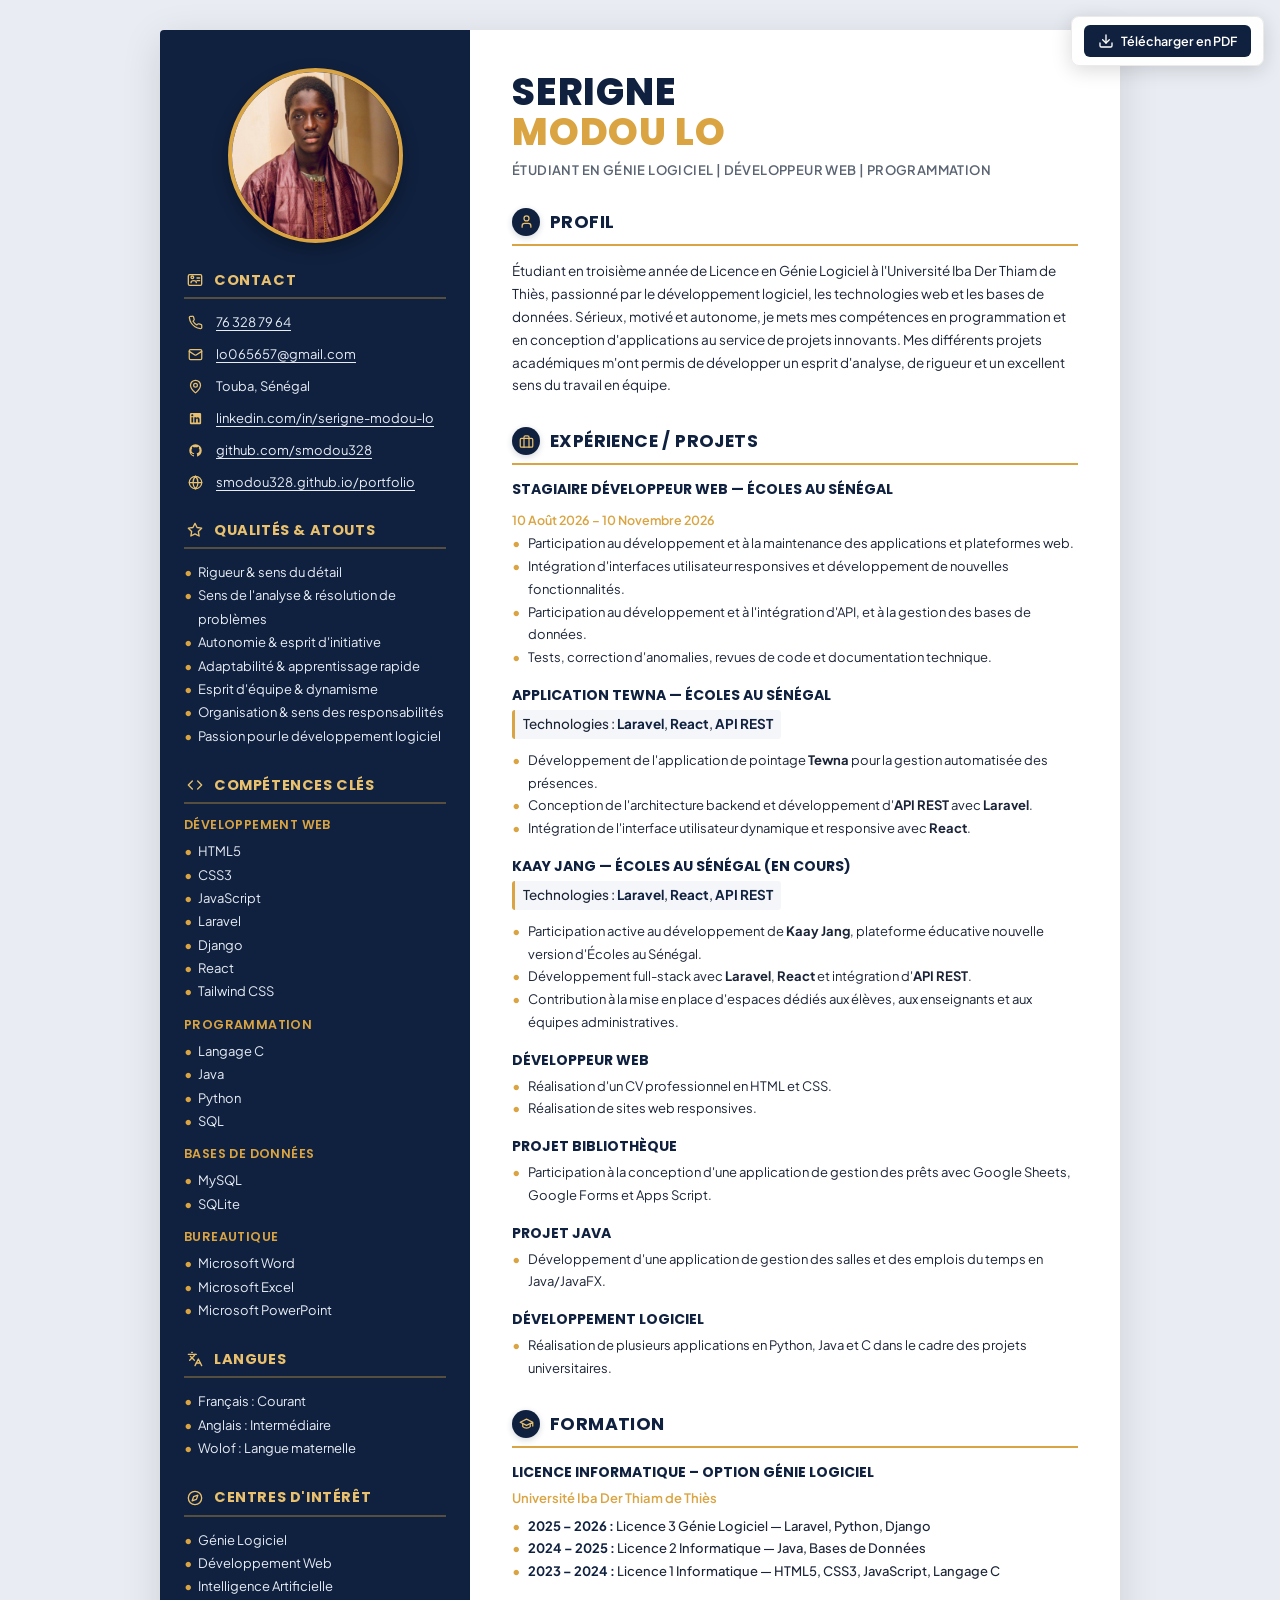
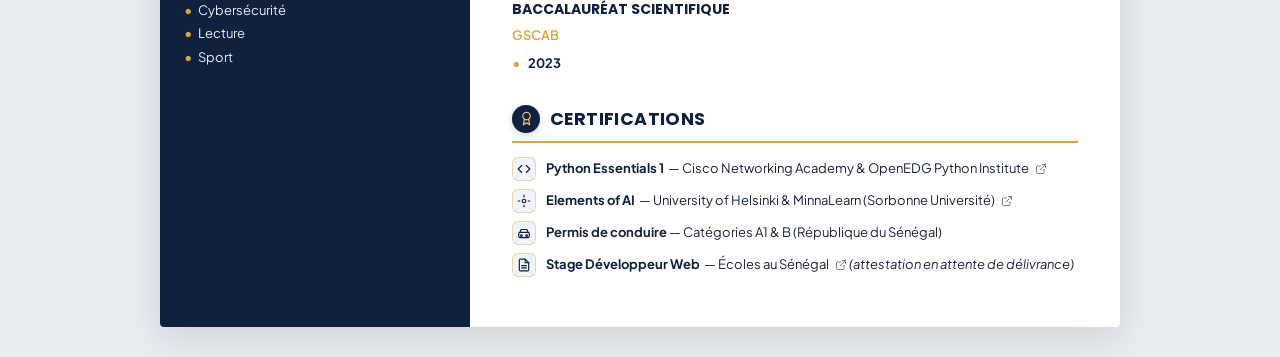
<file: index.html>
<!DOCTYPE html>
<html lang="fr">
<head>
<meta charset="UTF-8">
<meta name="viewport" content="width=device-width, initial-scale=1.0">
<meta name="description" content="CV de Serigne Modou Lo — Étudiant en Génie Logiciel & Développeur Web. Compétences en Laravel, React, Django, Python et Conception Logicielle.">
<title>CV - Serigne Modou Lo | Développeur Web & Génie Logiciel</title>
<!-- Google Fonts cohérentes avec le Portfolio (Plus Jakarta Sans & Poppins) -->
<link rel="preconnect" href="https://fonts.googleapis.com">
<link rel="preconnect" href="https://fonts.gstatic.com" crossorigin>
<link href="https://fonts.googleapis.com/css2?family=Plus+Jakarta+Sans:wght@400;500;600;700;800&family=Poppins:wght@500;600;700;800&display=swap" rel="stylesheet">
<!-- Boxicons CDN (compatibilité portfolio) -->
<link href="https://unpkg.com/boxicons@2.1.4/css/boxicons.min.css" rel="stylesheet">
<link rel="stylesheet" href="css/style.css?v=2.0">
</head>
<body>

<div class="no-print action-bar">
  <a href="CV_Serigne_Modou_LO.pdf" download="CV_Serigne_Modou_LO.pdf" class="btn btn-download" title="Télécharger le fichier PDF">
    <svg class="btn-icon" viewBox="0 0 24 24" width="16" height="16" fill="none" stroke="currentColor" stroke-width="2" stroke-linecap="round" stroke-linejoin="round"><path d="M21 15v4a2 2 0 0 1-2 2H5a2 2 0 0 1-2-2v-4"></path><polyline points="7 10 12 15 17 10"></polyline><line x1="12" y1="15" x2="12" y2="3"></line></svg>
    <span>Télécharger en PDF</span>
  </a>
</div>

<div class="cv-container">

  <!-- ================= COLONNE DE GAUCHE (SIDEBAR) ================= -->
  <aside class="sidebar">

    <div class="photo-wrapper">
      <img src="image/photo.jpg" alt="Photo de Serigne Modou Lo" class="photo" onerror="this.style.display='none'; this.parentElement.classList.add('no-photo');">
      <span class="initials">SML</span>
    </div>

    <!-- Section Contact -->
    <section class="side-section">
      <h2>
        <span class="icon">
          <svg viewBox="0 0 24 24" width="16" height="16" fill="none" stroke="currentColor" stroke-width="2" stroke-linecap="round" stroke-linejoin="round"><rect x="2" y="4" width="20" height="16" rx="2"></rect><path d="M8 10a2 2 0 1 0 0-4 2 2 0 0 0 0 4z"></path><path d="M6 16c0-2 2-3 4-3s4 1 4 3"></path><line x1="15" y1="9" x2="19" y2="9"></line><line x1="15" y1="13" x2="19" y2="13"></line></svg>
        </span>
        CONTACT
      </h2>
      <ul class="contact-list">
        <li>
          <span class="icon">
            <svg viewBox="0 0 24 24" width="15" height="15" fill="none" stroke="currentColor" stroke-width="2" stroke-linecap="round" stroke-linejoin="round"><path d="M22 16.92v3a2 2 0 0 1-2.18 2 19.79 19.79 0 0 1-8.63-3.07 19.5 19.5 0 0 1-6-6 19.79 19.79 0 0 1-3.07-8.67A2 2 0 0 1 4.11 2h3a2 2 0 0 1 2 1.72 12.84 12.84 0 0 0 .7 2.81 2 2 0 0 1-.45 2.11L8.09 9.91a16 16 0 0 0 6 6l1.27-1.27a2 2 0 0 1 2.11-.45 12.84 12.84 0 0 0 2.81.7A2 2 0 0 1 22 16.92z"></path></svg>
          </span>
          <a href="tel:+221763287964">76 328 79 64</a>
        </li>
        <li>
          <span class="icon">
            <svg viewBox="0 0 24 24" width="15" height="15" fill="none" stroke="currentColor" stroke-width="2" stroke-linecap="round" stroke-linejoin="round"><rect x="2" y="4" width="20" height="16" rx="2"></rect><path d="m22 7-8.97 5.7a1.94 1.94 0 0 1-2.06 0L2 7"></path></svg>
          </span>
          <a href="mailto:lo065657@gmail.com">lo065657@gmail.com</a>
        </li>
        <li>
          <span class="icon">
            <svg viewBox="0 0 24 24" width="15" height="15" fill="none" stroke="currentColor" stroke-width="2" stroke-linecap="round" stroke-linejoin="round"><path d="M20 10c0 4.993-5.539 10.193-7.399 11.799a1 1 0 0 1-1.202 0C9.539 20.193 4 14.993 4 10a8 8 0 0 1 16 0"></path><circle cx="12" cy="10" r="3"></circle></svg>
          </span>
          <span>Touba, Sénégal</span>
        </li>
        <li>
          <span class="icon">
            <svg class="fill-current" viewBox="0 0 24 24" width="15" height="15" fill="currentColor"><path d="M19 3a2 2 0 0 1 2 2v14a2 2 0 0 1-2 2H5a2 2 0 0 1-2-2V5a2 2 0 0 1 2-2h14m-.5 15.5v-5.3a3.26 3.26 0 0 0-3.26-3.26c-.85 0-1.84.52-2.28 1.3v-1.11h-2.79v8.37h2.79v-4.93c0-.77.62-1.4 1.39-1.4a1.4 1.4 0 0 1 1.4 1.4v4.93h2.75M6.88 8.56a1.68 1.68 0 0 0 1.68-1.68c0-.93-.75-1.69-1.68-1.69a1.69 1.69 0 0 0-1.69 1.69c0 .93.76 1.68 1.69 1.68m1.39 9.94v-8.37H5.5v8.37h2.77z"/></svg>
          </span>
          <a href="https://www.linkedin.com/in/serigne-modou-lo-a59762390" target="_blank" rel="noopener">linkedin.com/in/serigne-modou-lo</a>
        </li>
        <li>
          <span class="icon">
            <svg class="fill-current" viewBox="0 0 24 24" width="15" height="15" fill="currentColor"><path d="M12 2A10 10 0 0 0 2 12c0 4.42 2.87 8.17 6.84 9.5.5.08.66-.23.66-.5v-1.69c-2.77.6-3.36-1.34-3.36-1.34-.46-1.16-1.11-1.47-1.11-1.47-.91-.62.07-.6.07-.6 1 .07 1.53 1.03 1.53 1.03.87 1.52 2.34 1.07 2.91.83.1-.65.35-1.09.63-1.34-2.22-.25-4.55-1.11-4.55-4.92 0-1.11.38-2 1.03-2.71-.1-.25-.45-1.29.1-2.64 0 0 .84-.27 2.75 1.02.79-.22 1.65-.33 2.5-.33.85 0 1.71.11 2.5.33 1.91-1.29 2.75-1.02 2.75-1.02.55 1.35.2 2.39.1 2.64.65.71 1.03 1.6 1.03 2.71 0 3.82-2.34 4.66-4.57 4.91.36.31.69.92.69 1.85V21c0 .27.16.59.67.5C19.14 20.16 22 16.42 22 12A10 10 0 0 0 12 2z"/></svg>
          </span>
          <a href="https://github.com/smodou328" target="_blank" rel="noopener">github.com/smodou328</a>
        </li>
        <li>
          <span class="icon">
            <svg viewBox="0 0 24 24" width="15" height="15" fill="none" stroke="currentColor" stroke-width="2" stroke-linecap="round" stroke-linejoin="round"><circle cx="12" cy="12" r="10"></circle><path d="M12 2a14.5 14.5 0 0 0 0 20 14.5 14.5 0 0 0 0-20"></path><path d="M2 12h20"></path></svg>
          </span>
          <a href="https://smodou328.github.io/portfolio/" target="_blank" rel="noopener">smodou328.github.io/portfolio</a>
        </li>
      </ul>
    </section>

    <!-- Section Qualités & Atouts (Fusionnée & déplacée dans la colonne de gauche) -->
    <section class="side-section">
      <h2>
        <span class="icon">
          <svg viewBox="0 0 24 24" width="16" height="16" fill="none" stroke="currentColor" stroke-width="2" stroke-linecap="round" stroke-linejoin="round"><polygon points="12 2 15.09 8.26 22 9.27 17 14.14 18.18 21.02 12 17.77 5.82 21.02 7 14.14 2 9.27 8.91 8.26 12 2"></polygon></svg>
        </span>
        QUALITÉS &amp; ATOUTS
      </h2>
      <ul class="soft-skills-list">
        <li>Rigueur &amp; sens du détail</li>
        <li>Sens de l'analyse &amp; résolution de problèmes</li>
        <li>Autonomie &amp; esprit d'initiative</li>
        <li>Adaptabilité &amp; apprentissage rapide</li>
        <li>Esprit d'équipe &amp; dynamisme</li>
        <li>Organisation &amp; sens des responsabilités</li>
        <li>Passion pour le développement logiciel</li>
      </ul>
    </section>

    <!-- Section Compétences Clés -->
    <section class="side-section">
      <h2>
        <span class="icon">
          <svg viewBox="0 0 24 24" width="16" height="16" fill="none" stroke="currentColor" stroke-width="2" stroke-linecap="round" stroke-linejoin="round"><polyline points="16 18 22 12 16 6"></polyline><polyline points="8 6 2 12 8 18"></polyline></svg>
        </span>
        COMPÉTENCES CLÉS
      </h2>

      <h3>DÉVELOPPEMENT WEB</h3>
      <ul>
        <li>HTML5</li>
        <li>CSS3</li>
        <li>JavaScript</li>
        <li>Laravel</li>
        <li>Django</li>
        <li>React</li>
        <li>Tailwind CSS</li>
      </ul>

      <h3>PROGRAMMATION</h3>
      <ul>
        <li>Langage C</li>
        <li>Java</li>
        <li>Python</li>
        <li>SQL</li>
      </ul>

      <h3>BASES DE DONNÉES</h3>
      <ul>
        <li>MySQL</li>
        <li>SQLite</li>
      </ul>

      <h3>BUREAUTIQUE</h3>
      <ul>
        <li>Microsoft Word</li>
        <li>Microsoft Excel</li>
        <li>Microsoft PowerPoint</li>
      </ul>
    </section>

    <!-- Section Langues -->
    <section class="side-section">
      <h2>
        <span class="icon">
          <svg viewBox="0 0 24 24" width="16" height="16" fill="none" stroke="currentColor" stroke-width="2" stroke-linecap="round" stroke-linejoin="round"><path d="m5 8 6 6"></path><path d="m4 14 6-6 2-3"></path><path d="M2 5h12"></path><path d="M7 2h1"></path><path d="m22 22-5-10-5 10"></path><path d="M14 18h6"></path></svg>
        </span>
        LANGUES
      </h2>
      <ul>
        <li>Français : Courant</li>
        <li>Anglais : Intermédiaire</li>
        <li>Wolof : Langue maternelle</li>
      </ul>
    </section>

    <!-- Section Centres d'Intérêt -->
    <section class="side-section">
      <h2>
        <span class="icon">
          <svg viewBox="0 0 24 24" width="16" height="16" fill="none" stroke="currentColor" stroke-width="2" stroke-linecap="round" stroke-linejoin="round"><circle cx="12" cy="12" r="10"></circle><polygon points="16.24 7.76 14.12 14.12 7.76 16.24 9.88 9.88 16.24 7.76"></polygon></svg>
        </span>
        CENTRES D'INTÉRÊT
      </h2>
      <ul>
        <li>Génie Logiciel</li>
        <li>Développement Web</li>
        <li>Intelligence Artificielle</li>
        <li>Cybersécurité</li>
        <li>Lecture</li>
        <li>Sport</li>
      </ul>
    </section>

  </aside>

  <!-- ================= COLONNE DE DROITE (CONTENU PRINCIPAL) ================= -->
  <main class="content">

    <header class="header">
      <h1>SERIGNE<br><span>MODOU LO</span></h1>
      <p class="subtitle">ÉTUDIANT EN GÉNIE LOGICIEL | DÉVELOPPEUR WEB | PROGRAMMATION</p>
    </header>

    <!-- Section Profil -->
    <section class="main-section">
      <h2>
        <span class="round-icon">
          <svg viewBox="0 0 24 24" width="15" height="15" fill="none" stroke="currentColor" stroke-width="2" stroke-linecap="round" stroke-linejoin="round"><path d="M19 21v-2a4 4 0 0 0-4-4H9a4 4 0 0 0-4 4v2"></path><circle cx="12" cy="7" r="4"></circle></svg>
        </span>
        PROFIL
      </h2>
      <p>
        Étudiant en troisième année de Licence en Génie Logiciel à l'Université Iba Der Thiam de Thiès,
        passionné par le développement logiciel, les technologies web et les bases de données. Sérieux,
        motivé et autonome, je mets mes compétences en programmation et en conception d'applications
        au service de projets innovants. Mes différents projets académiques m'ont permis de développer
        un esprit d'analyse, de rigueur et un excellent sens du travail en équipe.
      </p>
    </section>

    <!-- Section Expérience / Projets -->
    <section class="main-section">
      <h2>
        <span class="round-icon">
          <svg viewBox="0 0 24 24" width="15" height="15" fill="none" stroke="currentColor" stroke-width="2" stroke-linecap="round" stroke-linejoin="round"><rect width="20" height="14" x="2" y="7" rx="2" ry="2"></rect><path d="M16 21V5a2 2 0 0 0-2-2h-4a2 2 0 0 0-2 2v16"></path></svg>
        </span>
        EXPÉRIENCE / PROJETS
      </h2>

      <div class="entry">
        <div class="entry-header">
          <h3>STAGIAIRE DÉVELOPPEUR WEB — ÉCOLES AU SÉNÉGAL</h3>
          <span class="entry-date">10 Août 2026 – 10 Novembre 2026</span>
        </div>
        <ul>
          <li>Participation au développement et à la maintenance des applications et plateformes web.</li>
          <li>Intégration d'interfaces utilisateur responsives et développement de nouvelles fonctionnalités.</li>
          <li>Participation au développement et à l'intégration d'API, et à la gestion des bases de données.</li>
          <li>Tests, correction d'anomalies, revues de code et documentation technique.</li>
        </ul>
      </div>

      <div class="entry">
        <h3><strong>APPLICATION TEWNA</strong> — ÉCOLES AU SÉNÉGAL</h3>
        <p class="tech-stack">Technologies : <strong>Laravel</strong>, <strong>React</strong>, <strong>API REST</strong></p>
        <ul>
          <li>Développement de l'application de pointage <strong>Tewna</strong> pour la gestion automatisée des présences.</li>
          <li>Conception de l'architecture backend et développement d'<strong>API REST</strong> avec <strong>Laravel</strong>.</li>
          <li>Intégration de l'interface utilisateur dynamique et responsive avec <strong>React</strong>.</li>
        </ul>
      </div>

      <div class="entry">
        <h3><strong>KAAY JANG</strong> — ÉCOLES AU SÉNÉGAL (EN COURS)</h3>
        <p class="tech-stack">Technologies : <strong>Laravel</strong>, <strong>React</strong>, <strong>API REST</strong></p>
        <ul>
          <li>Participation active au développement de <strong>Kaay Jang</strong>, plateforme éducative nouvelle version d'Écoles au Sénégal.</li>
          <li>Développement full-stack avec <strong>Laravel</strong>, <strong>React</strong> et intégration d'<strong>API REST</strong>.</li>
          <li>Contribution à la mise en place d'espaces dédiés aux élèves, aux enseignants et aux équipes administratives.</li>
        </ul>
      </div>

      <div class="entry">
        <h3>DÉVELOPPEUR WEB</h3>
        <ul>
          <li>Réalisation d'un CV professionnel en HTML et CSS.</li>
          <li>Réalisation de sites web responsives.</li>
        </ul>
      </div>

      <div class="entry">
        <h3>PROJET BIBLIOTHÈQUE</h3>
        <ul>
          <li>Participation à la conception d'une application de gestion des prêts avec Google Sheets, Google Forms et Apps Script.</li>
        </ul>
      </div>

      <div class="entry">
        <h3>PROJET JAVA</h3>
        <ul>
          <li>Développement d'une application de gestion des salles et des emplois du temps en Java/JavaFX.</li>
        </ul>
      </div>

      <div class="entry">
        <h3>DÉVELOPPEMENT LOGICIEL</h3>
        <ul>
          <li>Réalisation de plusieurs applications en Python, Java et C dans le cadre des projets universitaires.</li>
        </ul>
      </div>
    </section>

    <!-- Section Formation -->
    <section class="main-section">
      <h2>
        <span class="round-icon">
          <svg viewBox="0 0 24 24" width="15" height="15" fill="none" stroke="currentColor" stroke-width="2" stroke-linecap="round" stroke-linejoin="round"><path d="M22 10v6M2 10l10-5 10 5-10 5z"></path><path d="M6 12v5c3 3 9 3 12 0v-5"></path></svg>
        </span>
        FORMATION
      </h2>

      <div class="entry">
        <h3>LICENCE INFORMATIQUE – OPTION GÉNIE LOGICIEL</h3>
        <p class="school">Université Iba Der Thiam de Thiès</p>
        <ul class="plain">
          <li><strong>2025 – 2026 :</strong> Licence 3 Génie Logiciel — Laravel, Python, Django</li>
          <li><strong>2024 – 2025 :</strong> Licence 2 Informatique — Java, Bases de Données</li>
          <li><strong>2023 – 2024 :</strong> Licence 1 Informatique — HTML5, CSS3, JavaScript, Langage C</li>
        </ul>
      </div>

      <div class="entry">
        <h3>BACCALAURÉAT SCIENTIFIQUE</h3>
        <p class="school">GSCAB</p>
        <ul class="plain">
          <li><strong>2023</strong></li>
        </ul>
      </div>
    </section>

    <!-- Section Certifications & Qualifications -->
    <section class="main-section">
      <h2>
        <span class="round-icon">
          <svg viewBox="0 0 24 24" width="15" height="15" fill="none" stroke="currentColor" stroke-width="2" stroke-linecap="round" stroke-linejoin="round"><circle cx="12" cy="8" r="6"></circle><path d="M15.477 12.89 17 22l-5-3-5 3 1.523-9.11"></path></svg>
        </span>
        CERTIFICATIONS
      </h2>
      <ul class="cert-list">
        <li>
          <span class="cert-bullet">
            <svg viewBox="0 0 24 24" width="14" height="14" fill="none" stroke="currentColor" stroke-width="2" stroke-linecap="round" stroke-linejoin="round"><polyline points="16 18 22 12 16 6"></polyline><polyline points="8 6 2 12 8 18"></polyline></svg>
          </span>
          <div>
            <a href="https://www.credly.com/badges/21ee6272-469c-4f35-bf81-b228a73a2136" target="_blank" rel="noopener noreferrer" class="cert-link" title="Vérifier le badge officiel sur Credly">
              <strong>Python Essentials 1</strong> — Cisco Networking Academy &amp; OpenEDG Python Institute
              <svg class="cert-ext-icon" viewBox="0 0 24 24" width="12" height="12" fill="none" stroke="currentColor" stroke-width="2" stroke-linecap="round" stroke-linejoin="round"><path d="M18 13v6a2 2 0 0 1-2 2H5a2 2 0 0 1-2-2V8a2 2 0 0 1 2-2h6"></path><polyline points="15 3 21 3 21 9"></polyline><line x1="10" y1="14" x2="21" y2="3"></line></svg>
            </a>
          </div>
        </li>
        <li>
          <span class="cert-bullet">
            <svg viewBox="0 0 24 24" width="14" height="14" fill="none" stroke="currentColor" stroke-width="2" stroke-linecap="round" stroke-linejoin="round"><circle cx="12" cy="12" r="3"></circle><path d="M12 2v3m0 14v3M2 12h3m14 0h3"></path></svg>
          </span>
          <div>
            <a href="https://certificates.mooc.fi/validate/m18rqwmogfe" target="_blank" rel="noopener noreferrer" class="cert-link" title="Vérifier le certificat officiel University of Helsinki">
              <strong>Elements of AI</strong> — University of Helsinki &amp; MinnaLearn (Sorbonne Université)
              <svg class="cert-ext-icon" viewBox="0 0 24 24" width="12" height="12" fill="none" stroke="currentColor" stroke-width="2" stroke-linecap="round" stroke-linejoin="round"><path d="M18 13v6a2 2 0 0 1-2 2H5a2 2 0 0 1-2-2V8a2 2 0 0 1 2-2h6"></path><polyline points="15 3 21 3 21 9"></polyline><line x1="10" y1="14" x2="21" y2="3"></line></svg>
            </a>
          </div>
        </li>
        <li>
          <span class="cert-bullet">
            <svg viewBox="0 0 24 24" width="14" height="14" fill="none" stroke="currentColor" stroke-width="2" stroke-linecap="round" stroke-linejoin="round"><rect x="3" y="11" width="18" height="9" rx="2"></rect><path d="M5 11l2-5h10l2 5"></path><circle cx="7.5" cy="16.5" r="1.5"></circle><circle cx="16.5" cy="16.5" r="1.5"></circle></svg>
          </span>
          <div>
            <strong>Permis de conduire</strong> — Catégories A1 &amp; B (République du Sénégal)
          </div>
        </li>
        <li>
          <span class="cert-bullet">
            <svg viewBox="0 0 24 24" width="14" height="14" fill="none" stroke="currentColor" stroke-width="2" stroke-linecap="round" stroke-linejoin="round"><path d="M14 2H6a2 2 0 0 0-2 2v16a2 2 0 0 0 2 2h12a2 2 0 0 0 2-2V8z"></path><polyline points="14 2 14 8 20 8"></polyline><line x1="16" y1="13" x2="8" y2="13"></line><line x1="16" y1="17" x2="8" y2="17"></line></svg>
          </span>
          <div>
            <a href="https://ecolesausenegal.com/" target="_blank" rel="noopener noreferrer" class="cert-link" title="Consulter le site officiel d'Écoles au Sénégal">
              <strong>Stage Développeur Web</strong> — Écoles au Sénégal
              <svg class="cert-ext-icon" viewBox="0 0 24 24" width="12" height="12" fill="none" stroke="currentColor" stroke-width="2" stroke-linecap="round" stroke-linejoin="round"><path d="M18 13v6a2 2 0 0 1-2 2H5a2 2 0 0 1-2-2V8a2 2 0 0 1 2-2h6"></path><polyline points="15 3 21 3 21 9"></polyline><line x1="10" y1="14" x2="21" y2="3"></line></svg>
            </a>
            <em>(attestation en attente de délivrance)</em>
          </div>
        </li>
      </ul>
    </section>

  </main>

</div>

</body>
</html>
</file>
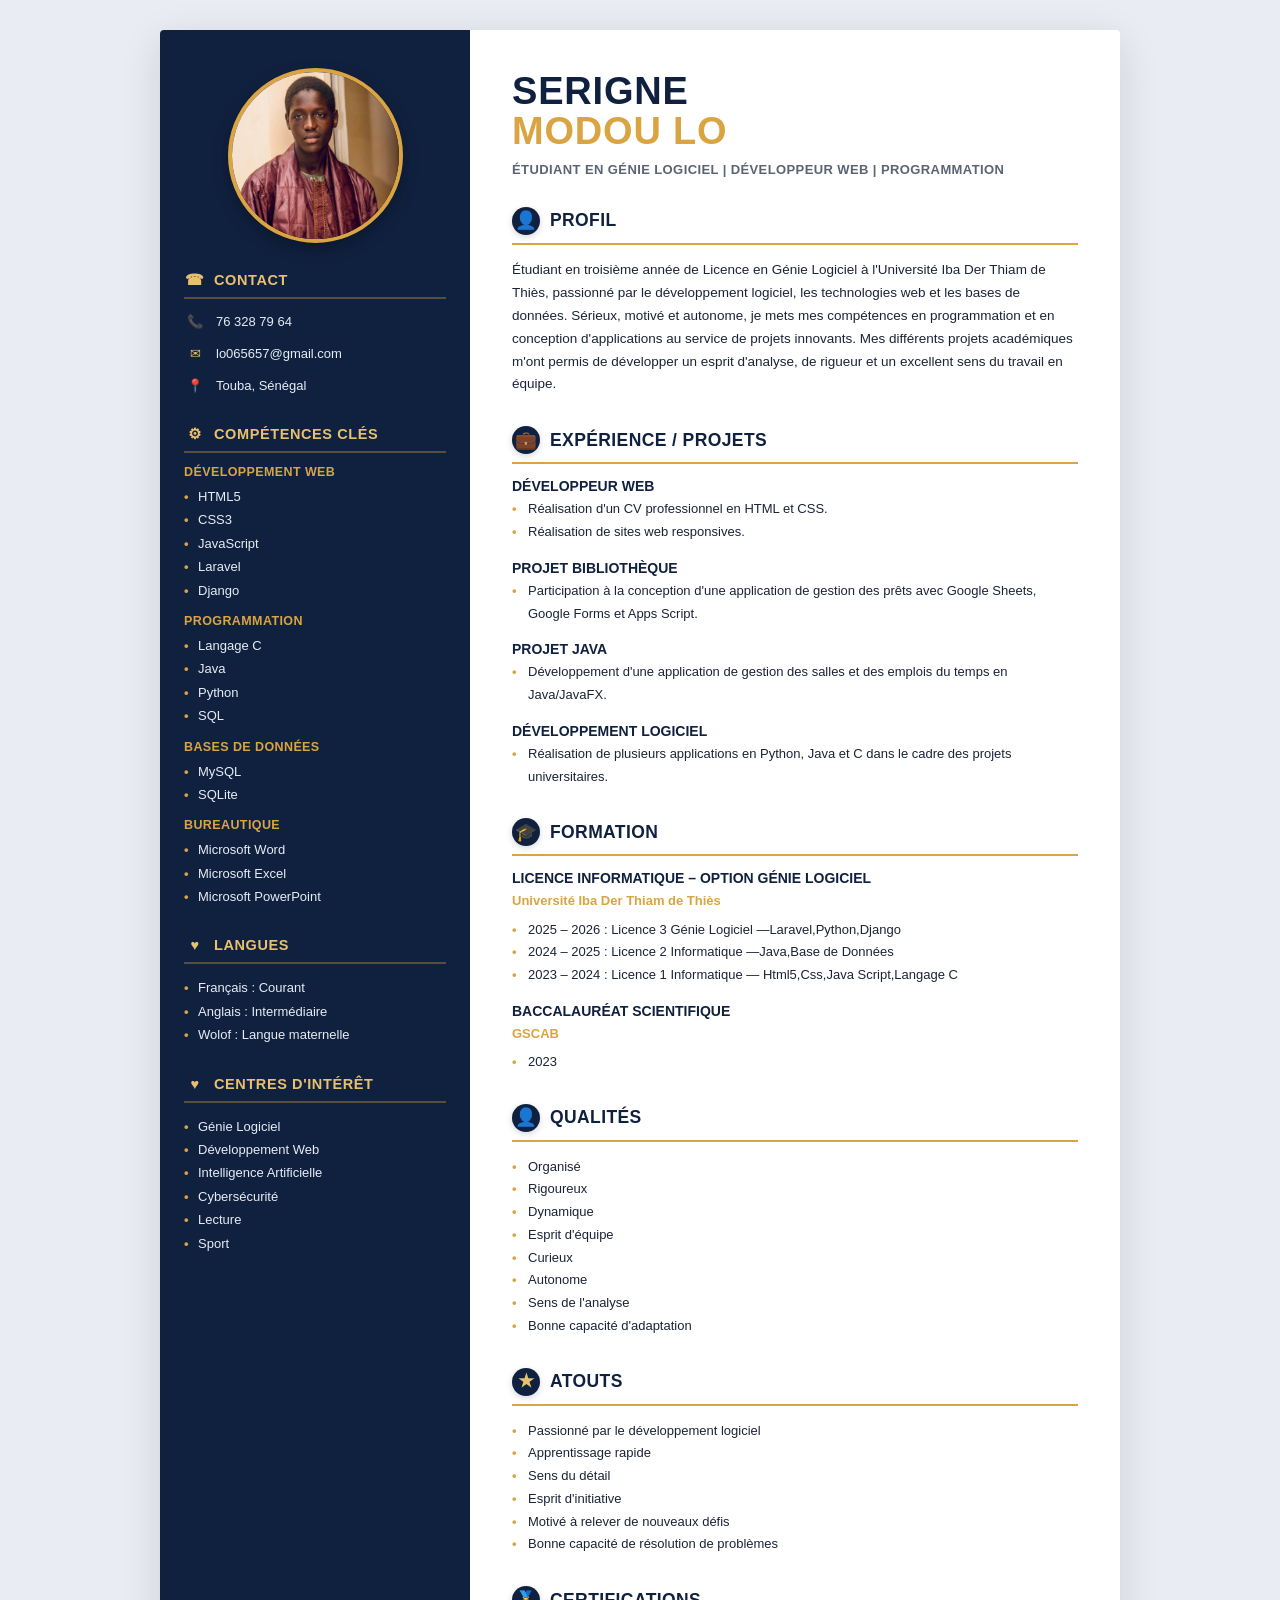
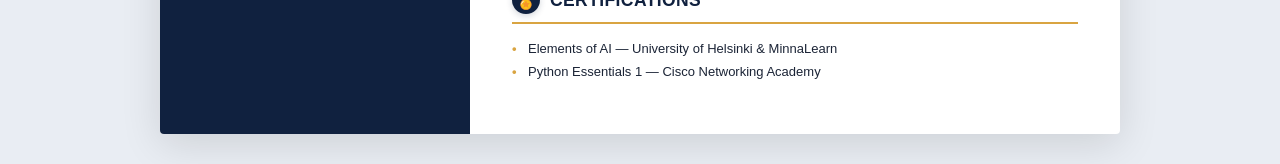
<file: html/index.html>
<!DOCTYPE html>
<html lang="fr">
<head>
<meta charset="UTF-8">
<meta name="viewport" content="width=device-width, initial-scale=1.0">
<title>CV - Serigne Modou Lo</title>
<link rel="stylesheet" href="../css/style.css">
</head>
<body>

<div class="cv-container">

  <aside class="sidebar">

    <div class="photo-wrapper">
      <img src="../image/photo.jpg" alt="Photo de Serigne Modou Lo" class="photo" onerror="this.style.display='none'; this.parentElement.classList.add('no-photo');">
      <span class="initials">SML</span>
    </div>

    <section class="side-section">
      <h2><span class="icon">☎</span> CONTACT</h2>
      <ul class="contact-list">
        <li><span class="icon">📞</span> 76 328 79 64</li>
        <li><span class="icon">✉</span> lo065657@gmail.com</li>
        <li><span class="icon">📍</span> Touba, Sénégal</li>
      </ul>
    </section>

    <section class="side-section">
      <h2><span class="icon">⚙</span> COMPÉTENCES CLÉS</h2>

      <h3>DÉVELOPPEMENT WEB</h3>
      <ul>
        <li>HTML5</li>
        <li>CSS3</li>
        <li>JavaScript</li>
        <li>Laravel</li>
        <li>Django</li>
      </ul>

      <h3>PROGRAMMATION</h3>
      <ul>
        <li>Langage C</li>
        <li>Java</li>
        <li>Python</li>
        <li>SQL</li>
      </ul>

      <h3>BASES DE DONNÉES</h3>
      <ul>
        <li>MySQL</li>
        <li>SQLite</li>
      </ul>

      <h3>BUREAUTIQUE</h3>
      <ul>
        <li>Microsoft Word</li>
        <li>Microsoft Excel</li>
        <li>Microsoft PowerPoint</li>
      </ul>
    </section>

    <section class="side-section">
      <h2><span class="icon">♥</span> LANGUES</h2>
      <ul>
        <li>Français : Courant</li>
        <li>Anglais : Intermédiaire</li>
        <li>Wolof : Langue maternelle</li>
      </ul>
    </section>

    <section class="side-section">
      <h2><span class="icon">♥</span> CENTRES D'INTÉRÊT</h2>
      <ul>
        <li>Génie Logiciel</li>
        <li>Développement Web</li>
        <li>Intelligence Artificielle</li>
        <li>Cybersécurité</li>
        <li>Lecture</li>
        <li>Sport</li>
      </ul>
    </section>

  </aside>

  <main class="content">

    <header class="header">
      <h1>SERIGNE<br><span>MODOU LO</span></h1>
      <p class="subtitle">ÉTUDIANT EN GÉNIE LOGICIEL | DÉVELOPPEUR WEB | PROGRAMMATION</p>
    </header>

    <section class="main-section">
      <h2><span class="round-icon">👤</span> PROFIL</h2>
      <p>
        Étudiant en troisième année de Licence en Génie Logiciel à l'Université Iba Der Thiam de Thiès,
        passionné par le développement logiciel, les technologies web et les bases de données. Sérieux,
        motivé et autonome, je mets mes compétences en programmation et en conception d'applications
        au service de projets innovants. Mes différents projets académiques m'ont permis de développer
        un esprit d'analyse, de rigueur et un excellent sens du travail en équipe.
      </p>
    </section>

    <section class="main-section">
      <h2><span class="round-icon">💼</span> EXPÉRIENCE / PROJETS</h2>

      <div class="entry">
        <h3>DÉVELOPPEUR WEB</h3>
        <ul>
          <li>Réalisation d'un CV professionnel en HTML et CSS.</li>
          <li>Réalisation de sites web responsives.</li>
        </ul>
      </div>

      <div class="entry">
        <h3>PROJET BIBLIOTHÈQUE</h3>
        <ul>
          <li>Participation à la conception d'une application de gestion des prêts avec Google Sheets, Google Forms et Apps Script.</li>
        </ul>
      </div>

      <div class="entry">
        <h3>PROJET JAVA</h3>
        <ul>
          <li>Développement d'une application de gestion des salles et des emplois du temps en Java/JavaFX.</li>
        </ul>
      </div>

      <div class="entry">
        <h3>DÉVELOPPEMENT LOGICIEL</h3>
        <ul>
          <li>Réalisation de plusieurs applications en Python, Java et C dans le cadre des projets universitaires.</li>
        </ul>
      </div>
    </section>

    <section class="main-section">
      <h2><span class="round-icon">🎓</span> FORMATION</h2>

      <div class="entry">
        <h3>LICENCE INFORMATIQUE – OPTION GÉNIE LOGICIEL</h3>
        <p class="school">Université Iba Der Thiam de Thiès</p>
        <ul class="plain">
          <li>2025 – 2026 : Licence 3 Génie Logiciel —Laravel,Python,Django</li>
          <li>2024 – 2025 : Licence 2 Informatique —Java,Base de Données </li>
          <li>2023 – 2024 : Licence 1 Informatique — Html5,Css,Java Script,Langage C </li>
        </ul>
      </div>

      <div class="entry">
        <h3>BACCALAURÉAT SCIENTIFIQUE</h3>
        <p class="school">GSCAB</p>
        <ul class="plain">
          <li>2023</li>
        </ul>
      </div>
    </section>

    <div class="two-col">
      <section class="main-section half">
        <h2><span class="round-icon">👤</span> QUALITÉS</h2>
        <ul>
          <li>Organisé</li>
          <li>Rigoureux</li>
          <li>Dynamique</li>
          <li>Esprit d'équipe</li>
          <li>Curieux</li>
          <li>Autonome</li>
          <li>Sens de l'analyse</li>
          <li>Bonne capacité d'adaptation</li>
        </ul>
      </section>

      <section class="main-section half">
        <h2><span class="round-icon">★</span> ATOUTS</h2>
        <ul>
          <li>Passionné par le développement logiciel</li>
          <li>Apprentissage rapide</li>
          <li>Sens du détail</li>
          <li>Esprit d'initiative</li>
          <li>Motivé à relever de nouveaux défis</li>
          <li>Bonne capacité de résolution de problèmes</li>
        </ul>
      </section>
    </div>

    <section class="main-section">
      <h2><span class="round-icon">🏅</span> CERTIFICATIONS</h2>
      <ul>
        <li>Elements of AI — University of Helsinki &amp; MinnaLearn</li>
        <li>Python Essentials 1 — Cisco Networking Academy</li>
      </ul>
    </section>

  </main>

</div>

</body>
</html>
</file>
<file: css/style.css>
:root {
  --navy: #10213f;
  --navy-dark: #0b182f;
  --navy-soft: #172c52;
  --gold: #d9a441;
  --gold-light: #e8c06e;
  --text-light: #e7ecf5;
  --text-muted-light: #adc0d9;
  --text-dark: #1b2436;
  --text-muted: #5a6472;
  --border-light: rgba(217, 164, 65, 0.35);
}

* {
  box-sizing: border-box;
  margin: 0;
  padding: 0;
  -webkit-print-color-adjust: exact;
  print-color-adjust: exact;
}

body {
  font-family: 'Plus Jakarta Sans', 'Segoe UI', -apple-system, BlinkMacSystemFont, Roboto, sans-serif;
  background: #e9edf3;
  color: var(--text-dark);
  display: flex;
  flex-direction: column;
  align-items: center;
  padding: 30px 10px;
  -webkit-font-smoothing: antialiased;
  -moz-osx-font-smoothing: grayscale;
}

h1, h2, h3 {
  font-family: 'Poppins', 'Plus Jakarta Sans', sans-serif;
}

.cv-container {
  display: grid;
  grid-template-columns: 310px 1fr;
  width: 100%;
  max-width: 960px;
  background: #ffffff;
  box-shadow: 0 10px 40px rgba(0, 0, 0, 0.12);
  min-height: 1200px;
  border-radius: 4px;
  overflow: hidden;
}

/* ================= COLONNE DE GAUCHE (SIDEBAR) ================= */

.sidebar {
  background: var(--navy);
  color: var(--text-light);
  padding: 38px 24px;
  position: relative;
}

.photo-wrapper {
  width: 175px;
  height: 175px;
  margin: 0 auto 26px;
  border-radius: 50%;
  border: 4px solid var(--gold);
  overflow: hidden;
  position: relative;
  display: flex;
  align-items: center;
  justify-content: center;
  background: var(--navy-dark);
  box-shadow: 0 6px 16px rgba(0, 0, 0, 0.3);
}

.photo-wrapper .photo {
  width: 100%;
  height: 100%;
  object-fit: cover;
  object-position: center 25%;
}

.photo-wrapper .initials {
  display: none;
  font-size: 44px;
  font-weight: 700;
  color: var(--gold-light);
  letter-spacing: 2px;
}

.photo-wrapper.no-photo .initials {
  display: block;
}

.side-section {
  margin-bottom: 26px;
}

.side-section h2 {
  display: flex;
  align-items: center;
  gap: 8px;
  font-size: 14.5px;
  color: var(--gold-light);
  letter-spacing: 0.6px;
  margin-bottom: 12px;
  padding-bottom: 6px;
  border-bottom: 2px solid var(--border-light);
  font-weight: 700;
}

.side-section h3 {
  font-size: 12.5px;
  color: var(--gold);
  margin: 12px 0 6px;
  letter-spacing: 0.4px;
  font-weight: 600;
}

.side-section ul {
  list-style: none;
}

.side-section ul li {
  font-size: 13px;
  line-height: 1.8;
  color: var(--text-light);
  padding-left: 14px;
  position: relative;
}

.side-section ul li::before {
  content: "•";
  color: var(--gold);
  position: absolute;
  left: 0;
  font-weight: bold;
}

.soft-skills-list li {
  line-height: 1.7;
}

/* Liste des coordonnées */
.side-section ul.contact-list li,
.contact-list li {
  display: flex;
  align-items: center;
  gap: 10px;
  padding-left: 0;
  margin-bottom: 10px;
  line-height: 1.4;
}

.side-section ul.contact-list li::before,
.contact-list li::before {
  content: none !important;
  display: none !important;
}

.contact-list a {
  color: var(--text-light);
  text-decoration: underline;
  text-underline-offset: 2.5px;
  word-break: break-all;
  transition: color 0.2s ease;
}

.contact-list a:hover {
  color: var(--gold-light);
}

.icon {
  display: inline-flex;
  align-items: center;
  justify-content: center;
  width: 22px;
  height: 22px;
  min-width: 22px;
  color: var(--gold-light);
  flex-shrink: 0;
}

.icon svg {
  display: block;
  stroke: currentColor;
}

.icon svg.fill-current {
  fill: currentColor;
  stroke: none;
}

/* ================= COLONNE DE DROITE (CONTENU PRINCIPAL) ================= */

.content {
  padding: 42px 42px 50px;
}

.header h1 {
  font-size: 38px;
  font-weight: 800;
  color: var(--navy);
  line-height: 1.05;
  letter-spacing: 0.8px;
}

.header h1 span {
  color: var(--gold);
}

.header .subtitle {
  margin-top: 10px;
  font-size: 13px;
  font-weight: 600;
  color: var(--text-muted);
  letter-spacing: 0.4px;
}

.main-section {
  margin-top: 30px;
}

.main-section h2 {
  display: flex;
  align-items: center;
  gap: 10px;
  font-size: 17.5px;
  color: var(--navy);
  font-weight: 700;
  letter-spacing: 0.4px;
  padding-bottom: 8px;
  margin-bottom: 14px;
  border-bottom: 2px solid var(--gold);
}

.round-icon {
  display: inline-flex;
  align-items: center;
  justify-content: center;
  width: 28px;
  height: 28px;
  min-width: 28px;
  border-radius: 50%;
  background: var(--navy);
  color: var(--gold-light);
  flex-shrink: 0;
  box-shadow: 0 2px 6px rgba(16, 33, 63, 0.18);
}

.round-icon svg {
  display: block;
  stroke: currentColor;
}

.main-section p {
  font-size: 13.5px;
  line-height: 1.7;
  color: var(--text-dark);
}

.entry {
  margin-bottom: 16px;
}

.entry-header {
  display: flex;
  justify-content: space-between;
  align-items: baseline;
  flex-wrap: wrap;
  gap: 8px;
  margin-bottom: 4px;
}

.entry h3 {
  font-size: 14px;
  color: var(--navy);
  font-weight: 700;
  margin-bottom: 4px;
}

.entry-date {
  font-size: 12.5px;
  color: var(--gold);
  font-weight: 600;
  white-space: nowrap;
}

.entry .school {
  font-size: 13px;
  color: var(--gold);
  font-weight: 600;
  margin-bottom: 6px;
}

.tech-stack {
  display: inline-block;
  font-size: 12px;
  color: var(--navy);
  background: #f4f6f9;
  border-left: 3px solid var(--gold);
  padding: 3px 8px;
  border-radius: 3px;
  margin-bottom: 6px;
  font-weight: 500;
}

.tech-stack strong {
  color: var(--navy);
  font-weight: 700;
}

.main-section ul,
.entry ul {
  list-style: none;
  margin-top: 4px;
}

.main-section ul li,
.entry ul li {
  font-size: 13px;
  line-height: 1.75;
  padding-left: 16px;
  position: relative;
  color: var(--text-dark);
}

.main-section ul li::before,
.entry ul li::before {
  content: "•";
  color: var(--gold);
  position: absolute;
  left: 0;
  font-weight: 700;
}

.entry ul.plain li {
  color: var(--text-dark);
  font-weight: 500;
}

.entry ul.plain li strong {
  color: var(--navy);
}

/* ================= SECTION CERTIFICATIONS ================= */

.cert-list {
  list-style: none;
  margin-top: 6px;
  display: flex;
  flex-direction: column;
  gap: 8px;
}

.cert-list li {
  display: flex;
  align-items: center;
  gap: 10px;
  padding-left: 0 !important;
  font-size: 13px;
  line-height: 1.5;
  color: var(--text-dark);
}

.cert-list li::before {
  content: none !important;
}

.cert-bullet {
  display: inline-flex;
  align-items: center;
  justify-content: center;
  width: 24px;
  height: 24px;
  min-width: 24px;
  border-radius: 6px;
  background: #f1f4f9;
  color: var(--navy);
  border: 1px solid rgba(217, 164, 65, 0.4);
  flex-shrink: 0;
}

.cert-bullet svg {
  stroke: currentColor;
}

.cert-link {
  color: var(--text-dark);
  text-decoration: none;
  display: inline-flex;
  align-items: center;
  flex-wrap: wrap;
  gap: 4px;
  transition: color 0.2s ease;
}

.cert-link:hover {
  color: var(--gold);
}

.cert-link strong {
  color: var(--navy);
  transition: color 0.2s ease;
}

.cert-link:hover strong {
  color: var(--gold);
}

.cert-ext-icon {
  display: inline-block;
  opacity: 0.6;
  margin-left: 2px;
  stroke: currentColor;
  flex-shrink: 0;
  vertical-align: middle;
  transition: opacity 0.2s ease, transform 0.2s ease;
}

.cert-link:hover .cert-ext-icon {
  opacity: 1;
  transform: translateY(-1px);
}

/* ================= ACTION BAR (TÉLÉCHARGEMENT & IMPRESSION) ================= */

.action-bar {
  position: fixed;
  top: 16px;
  right: 16px;
  display: flex;
  gap: 10px;
  z-index: 9999;
  background: rgba(255, 255, 255, 0.95);
  backdrop-filter: blur(10px);
  padding: 8px 12px;
  border-radius: 8px;
  box-shadow: 0 4px 20px rgba(0, 0, 0, 0.15);
  border: 1px solid rgba(0, 0, 0, 0.08);
}

.action-bar .btn {
  display: inline-flex;
  align-items: center;
  gap: 7px;
  padding: 8px 14px;
  border-radius: 6px;
  font-size: 12.5px;
  font-weight: 600;
  font-family: inherit;
  text-decoration: none;
  border: none;
  cursor: pointer;
  transition: all 0.2s ease;
}

.action-bar .btn-print {
  background: #f1f4f9;
  color: var(--navy);
  border: 1px solid #d0d7e2;
}

.action-bar .btn-print:hover {
  background: #e2e8f0;
  color: var(--navy-dark);
}

.action-bar .btn-download {
  background: var(--navy);
  color: #ffffff;
}

.action-bar .btn-download:hover {
  background: var(--navy-dark);
  color: var(--gold-light);
}

.btn-icon {
  stroke: currentColor;
}

/* ================= RESPONSIVE ================= */

@media (max-width: 768px) {
  body {
    padding: 12px 8px;
    align-items: stretch;
  }
  .cv-container {
    grid-template-columns: 1fr;
    min-height: auto;
    width: 100%;
    max-width: 100%;
    box-shadow: 0 4px 16px rgba(0, 0, 0, 0.08);
  }
  .sidebar {
    padding: 30px 20px;
  }
  .content {
    padding: 30px 20px;
  }
  .header h1 {
    font-size: 30px;
  }
  .action-bar {
    position: static;
    margin-bottom: 14px;
    justify-content: center;
    width: 100%;
    box-shadow: none;
    background: transparent;
    border: none;
    padding: 0;
  }
}

/* ================= IMPRESSION & EXPORT PDF ================= */

@media print {
  .no-print {
    display: none !important;
  }

  @page {
    size: A4;
    margin: 0;
  }

  * {
    -webkit-print-color-adjust: exact !important;
    print-color-adjust: exact !important;
  }

  body {
    background: #fff;
    padding: 0;
    -webkit-print-color-adjust: exact !important;
    print-color-adjust: exact !important;
  }

  .cv-container {
    box-shadow: none;
    max-width: 100%;
    width: 210mm;
    min-height: 297mm;
    grid-template-columns: 74mm 1fr;
    border-radius: 0;
  }

  .sidebar {
    padding: 8mm 6mm;
    background: var(--navy) !important;
    color: var(--text-light) !important;
    -webkit-print-color-adjust: exact !important;
    print-color-adjust: exact !important;
  }

  .content {
    padding: 8mm 10mm;
  }

  .photo-wrapper {
    width: 120px;
    height: 120px;
    margin-bottom: 14px;
    -webkit-print-color-adjust: exact !important;
    print-color-adjust: exact !important;
  }

  .round-icon {
    width: 22px;
    height: 22px;
    min-width: 22px;
    -webkit-print-color-adjust: exact !important;
    print-color-adjust: exact !important;
  }

  .round-icon svg {
    width: 12px;
    height: 12px;
  }

  .side-section {
    margin-bottom: 14px;
    break-inside: avoid;
    page-break-inside: avoid;
  }

  .side-section h2 {
    font-size: 13px;
    margin-bottom: 8px;
    padding-bottom: 4px;
  }

  .side-section h3 {
    font-size: 12px;
    margin: 8px 0 3px;
  }

  .side-section ul li {
    font-size: 11px;
    line-height: 1.5;
  }

  .contact-list li {
    margin-bottom: 6px;
    gap: 6px;
  }

  .header h1 {
    font-size: 28px;
  }

  .header .subtitle {
    font-size: 11.5px;
  }

  .contact-list a {
    color: var(--gold-light) !important;
    text-decoration: underline !important;
    text-underline-offset: 2px !important;
    -webkit-print-color-adjust: exact !important;
    print-color-adjust: exact !important;
  }

  .main-section {
    margin-top: 14px;
    break-inside: auto;
    page-break-inside: auto;
  }

  .main-section h2 {
    font-size: 15px;
    margin-bottom: 8px;
    padding-bottom: 5px;
    break-after: avoid;
    page-break-after: avoid;
  }

  .main-section p,
  .main-section ul li,
  .entry ul li {
    font-size: 11.5px;
    line-height: 1.5;
  }

  .entry {
    break-inside: avoid;
    page-break-inside: avoid;
    margin-bottom: 10px;
  }

  .entry h3 {
    font-size: 13px;
  }

  .entry-date {
    font-size: 11px;
  }

  .entry .school {
    font-size: 12px;
    margin-bottom: 4px;
  }

  .tech-stack {
    font-size: 10.5px;
    padding: 2px 6px;
    margin-bottom: 4px;
    background: #f4f6f9 !important;
    border-left: 3px solid var(--gold) !important;
    -webkit-print-color-adjust: exact !important;
    print-color-adjust: exact !important;
  }

  .tech-stack strong {
    color: var(--navy) !important;
  }

  .cert-list {
    gap: 5px;
  }

  .cert-list li {
    font-size: 11.5px;
    line-height: 1.4;
  }

  .cert-link {
    color: var(--text-dark) !important;
    text-decoration: none !important;
  }

  .cert-link strong {
    color: var(--navy) !important;
  }

  .cert-ext-icon {
    display: none !important;
  }

  .cert-bullet {
    width: 20px;
    height: 20px;
    min-width: 20px;
    -webkit-print-color-adjust: exact !important;
    print-color-adjust: exact !important;
  }

  .cert-bullet svg {
    width: 11px;
    height: 11px;
  }
}
</file>
